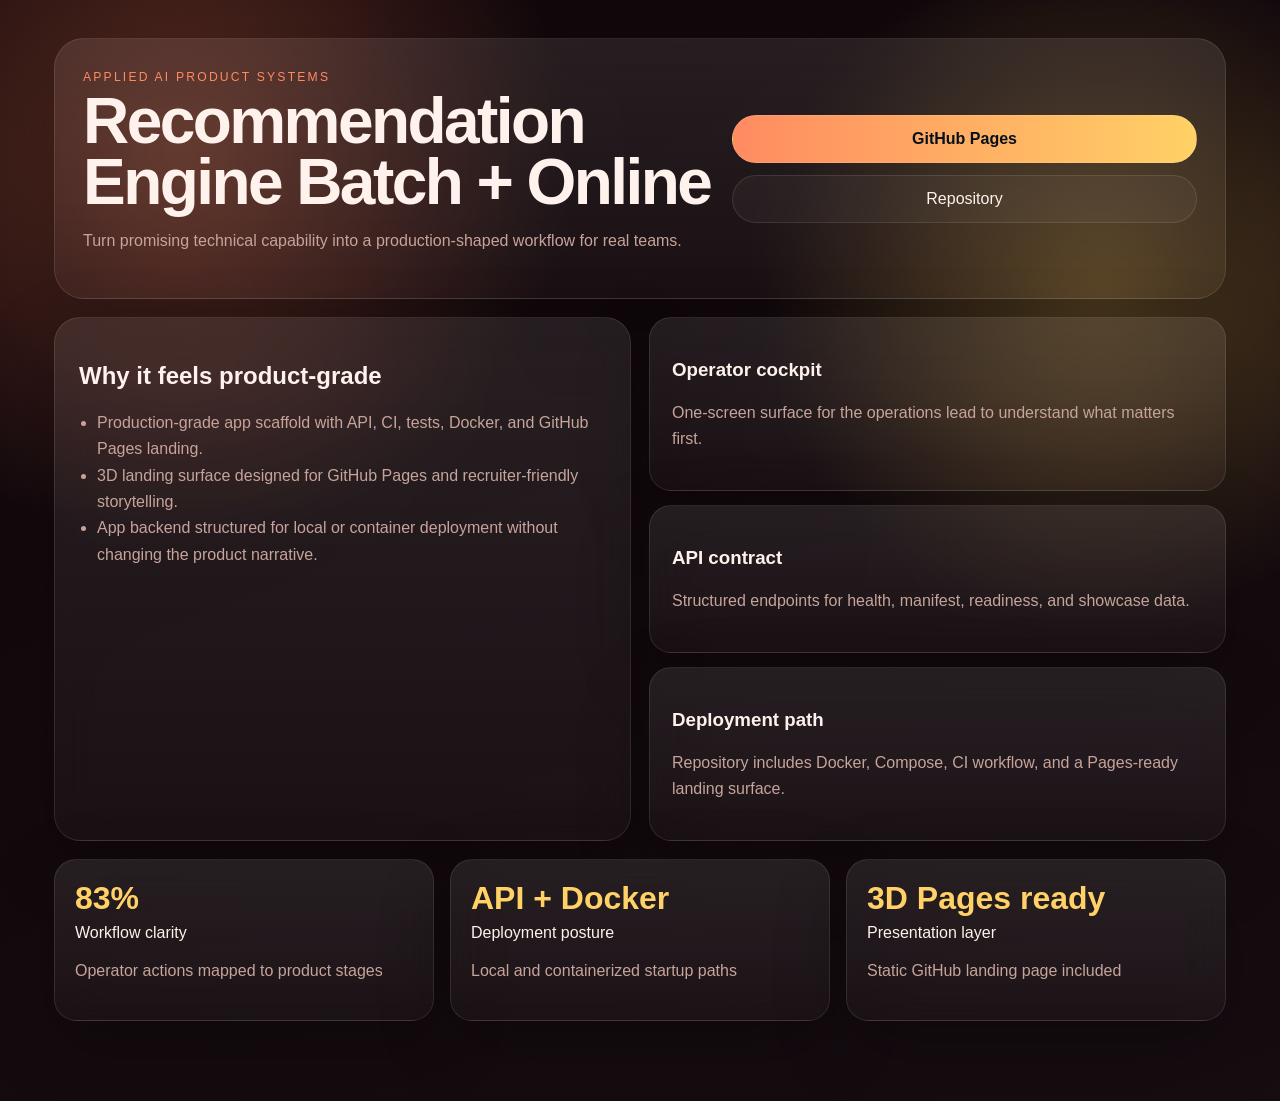
<file: docs/index.html>
<!DOCTYPE html>
<html lang="en">
<head>
  <meta charset="UTF-8" />
  <meta name="viewport" content="width=device-width, initial-scale=1.0" />
  <title>Recommendation Engine Batch + Online Landing</title>
  <link rel="stylesheet" href="landing.css" />
</head>
<body>
  <div class="scene" id="scene">
    <div class="backdrop"></div>
    <main class="deck">
      <section class="hero-card glass">
        <div>
          <span class="eyebrow">Applied AI product systems</span>
          <h1>Recommendation Engine Batch + Online</h1>
          <p>Turn promising technical capability into a production-shaped workflow for real teams.</p>
        </div>
        <nav class="cta-stack">
          <a class="cta primary" href="https://r-behera.github.io/recommendation-engine-batch-online/">GitHub Pages</a>
          <a class="cta" href="https://github.com/R-behera/recommendation-engine-batch-online">Repository</a>
        </nav>
      </section>
      <section class="orbit-grid">
        <div class="glass panel large">
          <h2>Why it feels product-grade</h2>
          <ul><li>Production-grade app scaffold with API, CI, tests, Docker, and GitHub Pages landing.</li><li>3D landing surface designed for GitHub Pages and recruiter-friendly storytelling.</li><li>App backend structured for local or container deployment without changing the product narrative.</li></ul>
        </div>
        <div id="cards" class="card-stack"></div>
      </section>
      <section class="metrics-row" id="metrics"></section>
    </main>
  </div>
  <script>window.PROJECT_MANIFEST = {"slug": "recommendation-engine-batch-online", "title": "Recommendation Engine Batch + Online", "summary": "![Demo Screenshot](demo/screenshot.png)", "domain": "Applied AI product systems", "audience": "operations lead", "promise": "Turn promising technical capability into a production-shaped workflow for real teams.", "hero": ["Production-grade app scaffold with API, CI, tests, Docker, and GitHub Pages landing.", "3D landing surface designed for GitHub Pages and recruiter-friendly storytelling.", "App backend structured for local or container deployment without changing the product narrative."], "kpis": [{"label": "Workflow clarity", "value": "83%", "note": "Operator actions mapped to product stages"}, {"label": "Deployment posture", "value": "API + Docker", "note": "Local and containerized startup paths"}, {"label": "Presentation layer", "value": "3D Pages ready", "note": "Static GitHub landing page included"}], "stages": ["ingest", "validate", "analyze", "decide", "monitor"], "cards": [{"title": "Operator cockpit", "body": "One-screen surface for the operations lead to understand what matters first."}, {"title": "API contract", "body": "Structured endpoints for health, manifest, readiness, and showcase data."}, {"title": "Deployment path", "body": "Repository includes Docker, Compose, CI workflow, and a Pages-ready landing surface."}], "scene": "glass-atlas", "theme": {"bg": "#10070a", "surface": "#1b1116", "ink": "#fff2ec", "muted": "#c7a49b", "accent": "#ff8b61", "accent2": "#ffd166"}, "pages_url": "https://r-behera.github.io/recommendation-engine-batch-online/", "api_examples": {"health": {"status": "ok", "project": "recommendation-engine-batch-online"}, "readiness": {"api": "ready", "landing_page": "docs/index.html", "container": "Dockerfile present"}, "signals": [{"name": "Decision coverage", "status": "strong", "detail": "App and landing narrative aligned"}, {"name": "Operator context", "status": "strong", "detail": "Primary user anchored as operations lead"}, {"name": "Delivery path", "status": "ready", "detail": "Pages + containerized app scaffold generated"}]}};</script>
  <script src="landing.js"></script>
</body>
</html>
</file>
<file: docs/landing.css>
:root{--bg:#10070a;--surface:#1b1116;--ink:#fff2ec;--muted:#c7a49b;--accent:#ff8b61;--accent2:#ffd166;--rx:0deg;--ry:0deg;}*{box-sizing:border-box}html,body{margin:0;min-height:100%;font-family:Inter,Segoe UI,sans-serif;background:var(--bg);color:var(--ink)}.scene{min-height:100vh;overflow:hidden;position:relative;transform-style:preserve-3d;perspective:1600px}.backdrop{position:absolute;inset:-10%;background:radial-gradient(circle at 20% 20%,color-mix(in srgb,var(--accent) 30%, transparent),transparent 24%),radial-gradient(circle at 80% 30%,color-mix(in srgb,var(--accent2) 28%, transparent),transparent 22%),linear-gradient(160deg,var(--bg),color-mix(in srgb,var(--surface) 78%, black));filter:saturate(1.15)}.deck{position:relative;z-index:2;max-width:1220px;margin:0 auto;padding:38px 24px 80px;transform:rotateX(var(--rx)) rotateY(var(--ry));transition:transform .12s ease-out}.glass{background:linear-gradient(180deg,rgba(255,255,255,.09),rgba(255,255,255,.03));border:1px solid rgba(255,255,255,.1);backdrop-filter:blur(22px);box-shadow:0 24px 70px rgba(0,0,0,.28)}.hero-card{display:grid;grid-template-columns:1.15fr .85fr;gap:20px;padding:28px;border-radius:30px;margin-bottom:18px}.eyebrow{letter-spacing:.18em;text-transform:uppercase;font-size:.76rem;color:var(--accent)}h1{font-size:clamp(2.4rem,5vw,4.8rem);line-height:.94;margin:.4rem 0 1rem;letter-spacing:-.04em}p,li{color:var(--muted);line-height:1.65}.cta-stack{display:flex;flex-direction:column;justify-content:center;gap:12px}.cta{display:inline-flex;justify-content:center;padding:14px 18px;border-radius:999px;text-decoration:none;color:var(--ink);border:1px solid rgba(255,255,255,.1);background:rgba(255,255,255,.04)}.primary{background:linear-gradient(90deg,var(--accent),var(--accent2));color:#07111b;font-weight:700}.orbit-grid{display:grid;grid-template-columns:1fr 1fr;gap:18px;margin-bottom:18px}.panel.large{padding:24px;border-radius:26px}.card-stack{display:grid;gap:14px}.flip{padding:22px;border-radius:22px;transform:translateZ(var(--z))}.metrics-row{display:grid;grid-template-columns:repeat(3,minmax(0,1fr));gap:16px}.metric{padding:20px;border-radius:22px}.metric strong{display:block;font-size:2rem;color:var(--accent2);margin-bottom:.4rem}ul{padding-left:18px;margin:14px 0 0}@media(max-width:980px){.hero-card,.orbit-grid,.metrics-row{grid-template-columns:1fr}.deck{padding:22px 16px 60px}}
</file>
